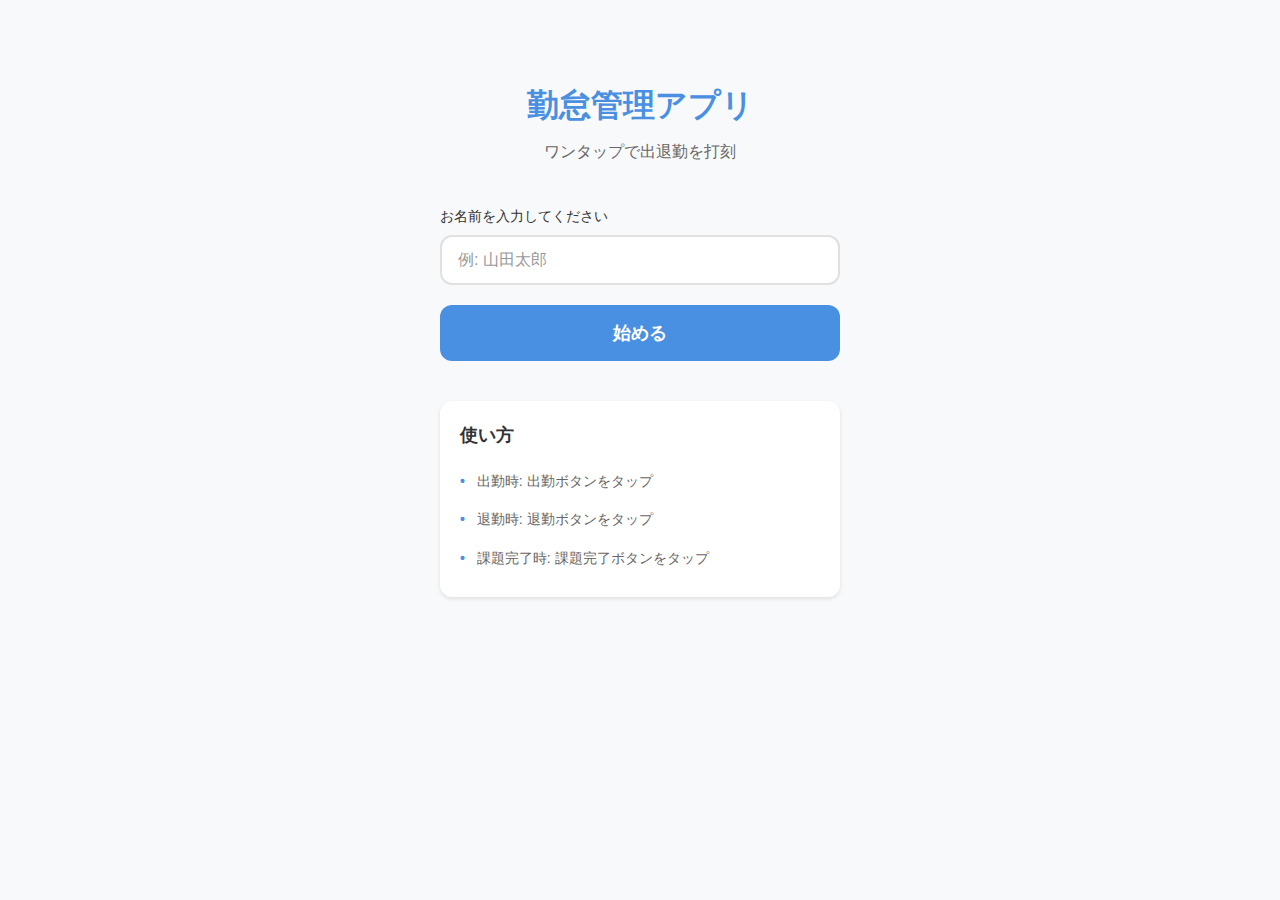
<file: index.html>
<!DOCTYPE html>
<html lang="ja">

<head>
    <meta charset="UTF-8">
    <meta name="viewport" content="width=device-width, initial-scale=1.0">
    <meta name="description" content="スマートフォンからワンタップで出退勤を打刻できる勤怠管理アプリ">
    <meta name="theme-color" content="#4A90E2">

    <!-- PWA設定 -->
    <link rel="manifest" href="manifest.json">
    <link rel="apple-touch-icon" href="icons/icon-192x192.png">

    <!-- スタイルシート -->
    <link rel="stylesheet" href="css/style.css?v=2">

    <title>勤怠管理アプリ</title>
</head>

<body>
    <!-- 初期設定画面 -->
    <div id="setup-screen" class="screen hidden">
        <div class="container">
            <div class="setup-content">
                <h1 class="app-title">勤怠管理アプリ</h1>
                <p class="setup-description">ワンタップで出退勤を打刻</p>

                <form id="setup-form" class="setup-form">
                    <div class="form-group">
                        <label for="user-name-input">お名前を入力してください</label>
                        <input type="text" id="user-name-input" class="input-text" placeholder="例: 山田太郎" required
                            minlength="1" maxlength="50">
                    </div>

                    <button type="submit" class="btn btn-primary btn-large">
                        始める
                    </button>
                </form>

                <div class="usage-info">
                    <h3>使い方</h3>
                    <ul>
                        <li>出勤時: 出勤ボタンをタップ</li>
                        <li>退勤時: 退勤ボタンをタップ</li>
                        <li>課題完了時: 課題完了ボタンをタップ</li>
                    </ul>
                </div>
            </div>
        </div>
    </div>

    <!-- メイン画面 -->
    <div id="main-screen" class="screen hidden">
        <!-- ヘッダー -->
        <header class="header">
            <h1 class="header-title">勤怠管理</h1>
            <div class="header-user">
                <span id="header-user-name"></span>
                <button id="settings-btn" class="btn-icon" aria-label="設定">⚙️</button>
            </div>
        </header>

        <div class="container">
            <!-- 現在時刻表示 -->
            <section class="current-time-section">
                <div class="current-time-card">
                    <div class="current-time-label">現在時刻</div>
                    <div class="current-time" id="current-time">--:--:--</div>
                    <div class="current-date" id="current-date">----年--月--日</div>
                </div>
            </section>

            <!-- ステータス表示エリア -->
            <section class="status-section">
                <div class="status-card">
                    <div class="status-badge" id="status-badge">未出勤</div>
                    <div class="status-time" id="status-time">--:--</div>
                    <div class="status-duration" id="status-duration">勤務時間: --</div>
                </div>
            </section>

            <!-- 打刻ボタンエリア -->
            <section class="action-section">
                <button id="clock-in-btn" class="btn btn-clock btn-clock-in">
                    <span class="btn-icon-large">🏢</span>
                    <span class="btn-text">出勤</span>
                </button>

                <button id="clock-out-btn" class="btn btn-clock btn-clock-out" disabled>
                    <span class="btn-icon-large">🏠</span>
                    <span class="btn-text">退勤</span>
                </button>

                <button id="task-complete-btn" class="btn btn-task">
                    <span class="btn-icon-large">✅</span>
                    <span class="btn-text">課題完了報告</span>
                </button>
            </section>

            <!-- 本日の打刻履歴 -->
            <section class="history-section">
                <h2 class="section-title">本日の記録</h2>
                <div class="history-card">
                    <div class="history-item">
                        <span class="history-label">出勤時刻</span>
                        <span class="history-value" id="today-clock-in">--:--</span>
                    </div>
                    <div class="history-item">
                        <span class="history-label">退勤時刻</span>
                        <span class="history-value" id="today-clock-out">--:--</span>
                    </div>
                    <div class="history-item">
                        <span class="history-label">勤務時間</span>
                        <span class="history-value" id="today-duration">--</span>
                    </div>
                </div>
            </section>

            <!-- ネットワーク状態 -->
            <div id="network-status" class="network-status hidden">
                <span class="network-icon">📡</span>
                <span id="network-message">オフライン</span>
            </div>
        </div>
    </div>

    <!-- 設定画面 -->
    <div id="settings-screen" class="screen hidden">
        <div class="container">
            <header class="screen-header">
                <button id="back-btn" class="btn-icon" aria-label="戻る">←</button>
                <h2>設定</h2>
            </header>

            <section class="settings-section">
                <form id="update-name-form" class="form-group">
                    <label for="update-user-name">ユーザー名変更</label>
                    <input type="text" id="update-user-name" class="input-text" placeholder="新しい名前" required
                        minlength="1" maxlength="50">
                    <button type="submit" class="btn btn-primary">変更</button>
                </form>

                <div class="settings-item">
                    <button id="reset-data-btn" class="btn btn-danger">
                        全データをリセット
                    </button>
                    <p class="settings-note">※全ての打刻履歴が削除されます</p>
                </div>

                <div class="settings-item">
                    <h3>バージョン情報</h3>
                    <p>バージョン: 1.0.0</p>
                </div>
            </section>
        </div>
    </div>

    <!-- 通知トースト -->
    <div id="toast" class="toast hidden">
        <span id="toast-message"></span>
    </div>

    <!-- ローディングオーバーレイ -->
    <div id="loading-overlay" class="loading-overlay hidden">
        <div class="spinner"></div>
    </div>

    <!-- JavaScript -->
    <script src="js/app.js" type="module"></script>
</body>

</html>
</file>
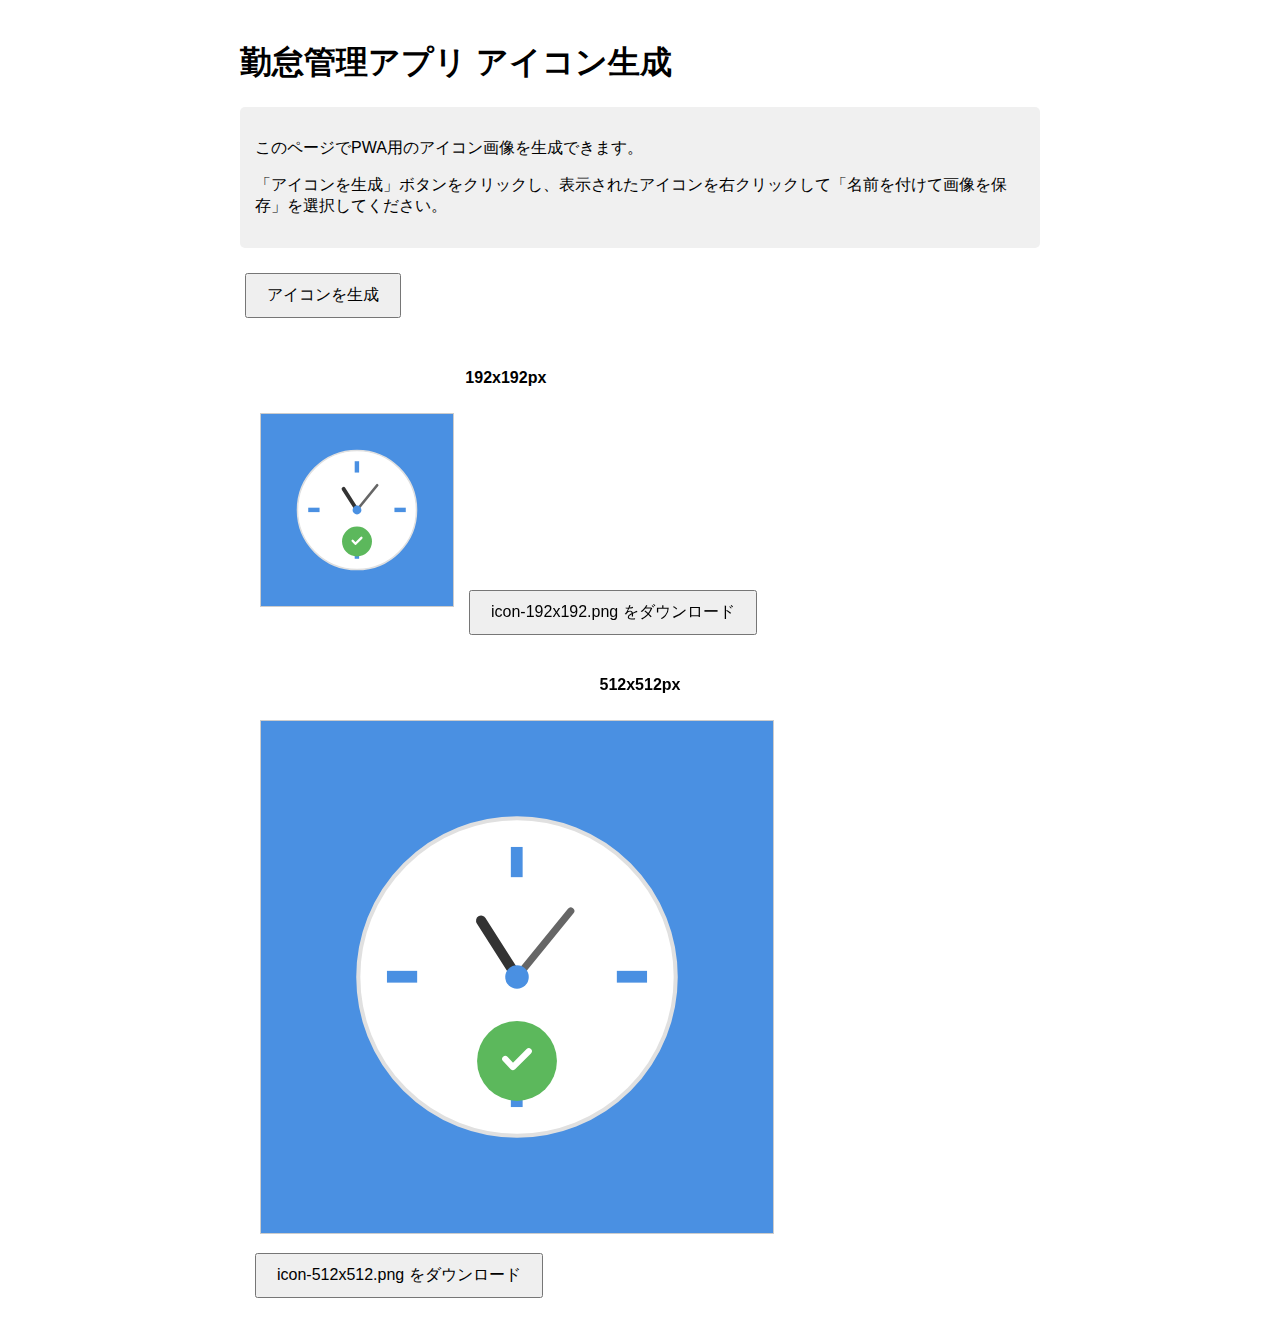
<file: generate-icons.html>
<!DOCTYPE html>
<html lang="ja">
<head>
    <meta charset="UTF-8">
    <meta name="viewport" content="width=device-width, initial-scale=1.0">
    <title>アイコン生成ツール</title>
    <style>
        body {
            font-family: sans-serif;
            padding: 20px;
            max-width: 800px;
            margin: 0 auto;
        }
        canvas {
            border: 1px solid #ccc;
            margin: 10px;
        }
        .buttons {
            margin: 20px 0;
        }
        button {
            padding: 10px 20px;
            margin: 5px;
            font-size: 16px;
            cursor: pointer;
        }
        .info {
            background: #f0f0f0;
            padding: 15px;
            border-radius: 5px;
            margin: 20px 0;
        }
    </style>
</head>
<body>
    <h1>勤怠管理アプリ アイコン生成</h1>

    <div class="info">
        <p>このページでPWA用のアイコン画像を生成できます。</p>
        <p>「アイコンを生成」ボタンをクリックし、表示されたアイコンを右クリックして「名前を付けて画像を保存」を選択してください。</p>
    </div>

    <div class="buttons">
        <button onclick="generateIcons()">アイコンを生成</button>
    </div>

    <div id="canvases"></div>

    <script>
        function generateIcons() {
            const sizes = [192, 512];
            const container = document.getElementById('canvases');
            container.innerHTML = '';

            sizes.forEach(size => {
                const canvas = document.createElement('canvas');
                canvas.width = size;
                canvas.height = size;
                const ctx = canvas.getContext('2d');

                // 背景色
                ctx.fillStyle = '#4A90E2';
                ctx.fillRect(0, 0, size, size);

                // 時計の外枠
                ctx.beginPath();
                ctx.arc(size / 2, size / 2, size * 0.31, 0, 2 * Math.PI);
                ctx.fillStyle = '#FFFFFF';
                ctx.fill();
                ctx.strokeStyle = '#E0E0E0';
                ctx.lineWidth = size * 0.008;
                ctx.stroke();

                // 12時の位置マーク
                ctx.fillStyle = '#4A90E2';
                ctx.fillRect(size * 0.488, size * 0.246, size * 0.023, size * 0.059);

                // 3時の位置マーク
                ctx.fillRect(size * 0.695, size * 0.488, size * 0.059, size * 0.023);

                // 6時の位置マーク
                ctx.fillRect(size * 0.488, size * 0.695, size * 0.023, size * 0.059);

                // 9時の位置マーク
                ctx.fillRect(size * 0.246, size * 0.488, size * 0.059, size * 0.023);

                // 時針
                ctx.beginPath();
                ctx.moveTo(size / 2, size / 2);
                ctx.lineTo(size * 0.43, size * 0.39);
                ctx.strokeStyle = '#333333';
                ctx.lineWidth = size * 0.02;
                ctx.lineCap = 'round';
                ctx.stroke();

                // 分針
                ctx.beginPath();
                ctx.moveTo(size / 2, size / 2);
                ctx.lineTo(size * 0.605, size * 0.371);
                ctx.strokeStyle = '#666666';
                ctx.lineWidth = size * 0.014;
                ctx.lineCap = 'round';
                ctx.stroke();

                // 中心の円
                ctx.beginPath();
                ctx.arc(size / 2, size / 2, size * 0.023, 0, 2 * Math.PI);
                ctx.fillStyle = '#4A90E2';
                ctx.fill();

                // チェックマーク（出勤打刻のシンボル）
                ctx.beginPath();
                ctx.arc(size / 2, size * 0.664, size * 0.078, 0, 2 * Math.PI);
                ctx.fillStyle = '#5CB85C';
                ctx.fill();

                // チェックマーク
                ctx.beginPath();
                ctx.moveTo(size * 0.477, size * 0.660);
                ctx.lineTo(size * 0.492, size * 0.676);
                ctx.lineTo(size * 0.523, size * 0.645);
                ctx.strokeStyle = '#FFFFFF';
                ctx.lineWidth = size * 0.012;
                ctx.lineCap = 'round';
                ctx.lineJoin = 'round';
                ctx.stroke();

                // キャンバスの下にサイズとダウンロードボタンを表示
                const wrapper = document.createElement('div');
                wrapper.style.display = 'inline-block';
                wrapper.style.margin = '10px';

                const label = document.createElement('p');
                label.textContent = `${size}x${size}px`;
                label.style.textAlign = 'center';
                label.style.fontWeight = 'bold';

                const downloadBtn = document.createElement('button');
                downloadBtn.textContent = `icon-${size}x${size}.png をダウンロード`;
                downloadBtn.onclick = () => {
                    const link = document.createElement('a');
                    link.download = `icon-${size}x${size}.png`;
                    link.href = canvas.toDataURL();
                    link.click();
                };

                wrapper.appendChild(label);
                wrapper.appendChild(canvas);
                wrapper.appendChild(downloadBtn);
                container.appendChild(wrapper);
            });
        }

        // ページ読み込み時に自動生成
        window.addEventListener('load', generateIcons);
    </script>
</body>
</html>
</file>
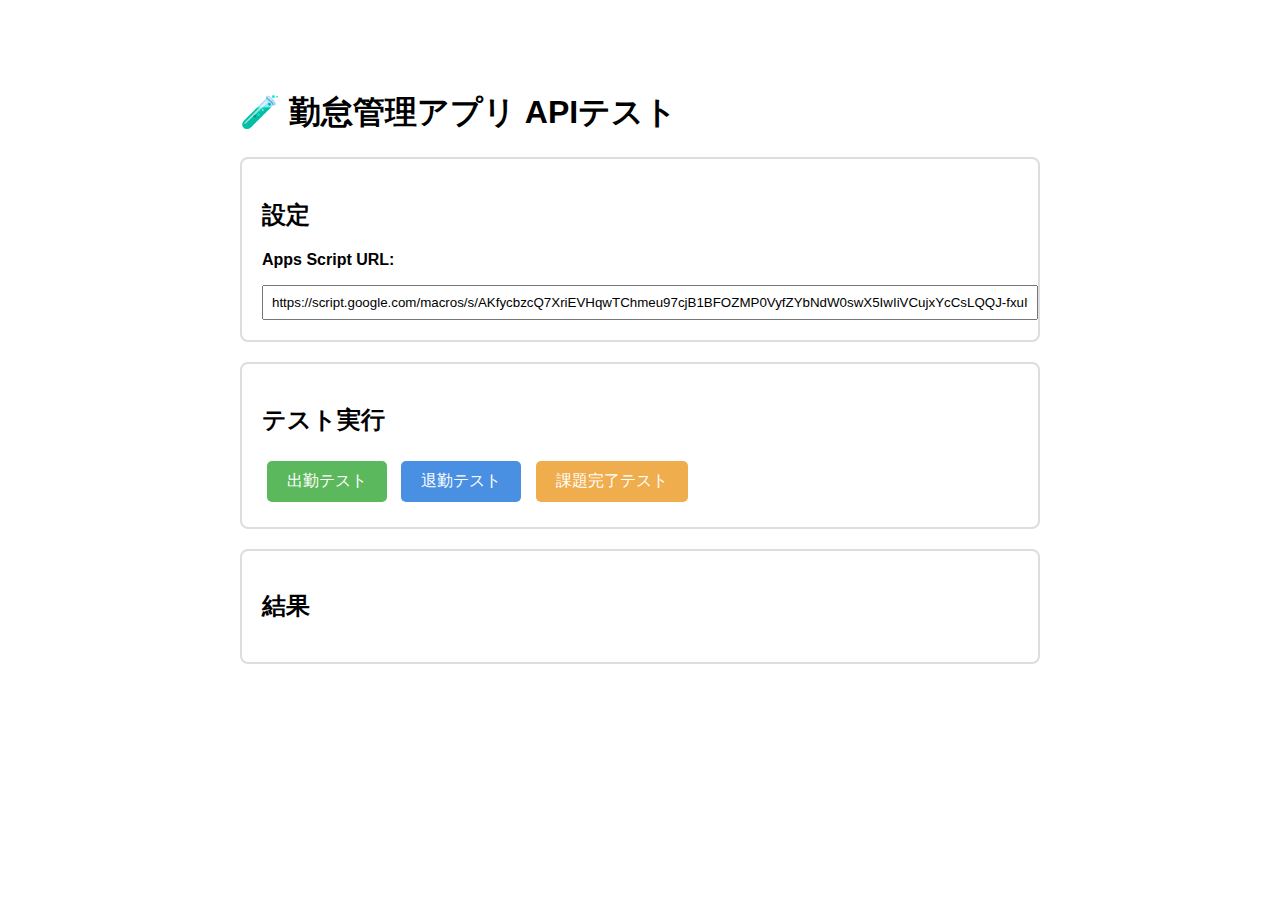
<file: tests/test-api.html>
<!DOCTYPE html>
<html lang="ja">

<head>
    <meta charset="UTF-8">
    <meta name="viewport" content="width=device-width, initial-scale=1.0">
    <title>API テストツール</title>
    <style>
        body {
            font-family: sans-serif;
            max-width: 800px;
            margin: 50px auto;
            padding: 20px;
        }

        .test-section {
            margin: 20px 0;
            padding: 20px;
            border: 2px solid #ddd;
            border-radius: 8px;
        }

        button {
            padding: 10px 20px;
            margin: 5px;
            font-size: 16px;
            cursor: pointer;
            border-radius: 5px;
            border: none;
            color: white;
        }

        .btn-green {
            background: #5CB85C;
        }

        .btn-blue {
            background: #4A90E2;
        }

        .btn-orange {
            background: #F0AD4E;
        }

        pre {
            background: #f5f5f5;
            padding: 15px;
            border-radius: 5px;
            overflow-x: auto;
        }

        .success {
            color: green;
        }

        .error {
            color: red;
        }
    </style>
</head>

<body>
    <h1>🧪 勤怠管理アプリ APIテスト</h1>

    <div class="test-section">
        <h2>設定</h2>
        <p><strong>Apps Script URL:</strong></p>
        <input type="text" id="apiUrl" style="width: 100%; padding: 8px;"
            value="https://script.google.com/macros/s/AKfycbzcQ7XriEVHqwTChmeu97cjB1BFOZMP0VyfZYbNdW0swX5IwIiVCujxYcCsLQQJ-fxuIw/exec">
    </div>

    <div class="test-section">
        <h2>テスト実行</h2>
        <button class="btn-green" onclick="testClockIn()">出勤テスト</button>
        <button class="btn-blue" onclick="testClockOut()">退勤テスト</button>
        <button class="btn-orange" onclick="testTaskComplete()">課題完了テスト</button>
    </div>

    <div class="test-section">
        <h2>結果</h2>
        <div id="result"></div>
    </div>

    <script>
        function getApiUrl() {
            return document.getElementById('apiUrl').value;
        }

        function showResult(title, success, data) {
            const resultDiv = document.getElementById('result');
            const timestamp = new Date().toLocaleString('ja-JP');
            const statusClass = success ? 'success' : 'error';
            const statusText = success ? '✅ 成功' : '❌ エラー';

            resultDiv.innerHTML = `
                <h3 class="${statusClass}">${title} - ${statusText}</h3>
                <p><small>${timestamp}</small></p>
                <pre>${JSON.stringify(data, null, 2)}</pre>
            ` + resultDiv.innerHTML;
        }

        async function testClockIn() {
            const payload = {
                action: 'clockIn',
                userId: 'user01',
                userName: 'テストユーザー',
                date: new Date().toISOString().split('T')[0],
                clockInTime: new Date().toLocaleTimeString('ja-JP', { hour: '2-digit', minute: '2-digit' })
            };

            console.log('📤 送信データ:', payload);

            try {
                const response = await fetch(getApiUrl(), {
                    method: 'POST',
                    // Google Apps ScriptはOPTIONSメソッド(プリフライト)に対応していないため、
                    // application/jsonではなくtext/plainとして送信することでプリフライトを回避します。
                    // GAS側では e.postData.contents でJSON文字列として受け取れます。
                    headers: { 'Content-Type': 'text/plain' },
                    body: JSON.stringify(payload)
                });

                const result = await response.json();
                console.log('📥 レスポンス:', result);
                showResult('出勤テスト', result.success, { request: payload, response: result });
            } catch (error) {
                console.error('❌ エラー:', error);
                showResult('出勤テスト', false, { request: payload, error: error.message });
            }
        }

        async function testClockOut() {
            const now = new Date();
            const clockInTime = new Date(now.getTime() - 8 * 60 * 60 * 1000); // 8時間前

            const payload = {
                action: 'clockOut',
                userId: 'user01',
                userName: 'テストユーザー',
                date: now.toISOString().split('T')[0],
                clockInTime: clockInTime.toLocaleTimeString('ja-JP', { hour: '2-digit', minute: '2-digit' }),
                clockOutTime: now.toLocaleTimeString('ja-JP', { hour: '2-digit', minute: '2-digit' }),
                workDuration: '8時間0分'
            };

            console.log('📤 送信データ:', payload);

            try {
                const response = await fetch(getApiUrl(), {
                    method: 'POST',
                    headers: { 'Content-Type': 'text/plain' },
                    body: JSON.stringify(payload)
                });

                const result = await response.json();
                console.log('📥 レスポンス:', result);
                showResult('退勤テスト', result.success, { request: payload, response: result });
            } catch (error) {
                console.error('❌ エラー:', error);
                showResult('退勤テスト', false, { request: payload, error: error.message });
            }
        }

        async function testTaskComplete() {
            const payload = {
                action: 'taskComplete',
                userId: 'user01',
                userName: 'テストユーザー',
                completedAt: new Date().toLocaleString('ja-JP'),
                appUrl: window.location.href
            };

            console.log('📤 送信データ:', payload);

            try {
                const response = await fetch(getApiUrl(), {
                    method: 'POST',
                    headers: { 'Content-Type': 'text/plain' },
                    body: JSON.stringify(payload)
                });

                const result = await response.json();
                console.log('📥 レスポンス:', result);
                showResult('課題完了テスト', result.success, { request: payload, response: result });
            } catch (error) {
                console.error('❌ エラー:', error);
                showResult('課題完了テスト', false, { request: payload, error: error.message });
            }
        }
    </script>
</body>

</html>
</file>
<file: css/style.css>
/* ==========================================
   CSS Variables
   ========================================== */
:root {
    --primary-color: #4A90E2;
    --primary-dark: #357ABD;
    --success-color: #5CB85C;
    --success-dark: #4CAE4C;
    --danger-color: #D9534F;
    --danger-dark: #C9302C;
    --warning-color: #F0AD4E;
    --text-primary: #333333;
    --text-secondary: #666666;
    --text-light: #999999;
    --bg-light: #F8F9FA;
    --bg-white: #FFFFFF;
    --border-color: #E0E0E0;
    --shadow-sm: 0 2px 4px rgba(0, 0, 0, 0.1);
    --shadow-md: 0 4px 6px rgba(0, 0, 0, 0.1);
    --shadow-lg: 0 8px 16px rgba(0, 0, 0, 0.15);
    --border-radius: 12px;
    --transition: all 0.3s ease;
}

/* ==========================================
   Reset & Base Styles
   ========================================== */
* {
    margin: 0;
    padding: 0;
    box-sizing: border-box;
}

body {
    font-family: -apple-system, BlinkMacSystemFont, 'Segoe UI', 'Roboto', 'Helvetica Neue', Arial, sans-serif;
    font-size: 16px;
    line-height: 1.6;
    color: var(--text-primary);
    background-color: var(--bg-light);
    -webkit-font-smoothing: antialiased;
    -moz-osx-font-smoothing: grayscale;
}

/* ==========================================
   Screen Management
   ========================================== */
.screen {
    min-height: 100vh;
    display: flex;
    flex-direction: column;
}

.screen.hidden {
    display: none;
}

.container {
    flex: 1;
    padding: 20px;
    max-width: 600px;
    margin: 0 auto;
    width: 100%;
}

/* ==========================================
   Header
   ========================================== */
.header {
    background-color: var(--primary-color);
    color: var(--bg-white);
    padding: 16px 20px;
    display: flex;
    justify-content: space-between;
    align-items: center;
    box-shadow: var(--shadow-md);
}

.header-title {
    font-size: 20px;
    font-weight: 600;
}

.header-user {
    display: flex;
    align-items: center;
    gap: 12px;
    font-size: 14px;
}

.screen-header {
    display: flex;
    align-items: center;
    gap: 16px;
    margin-bottom: 24px;
    padding-bottom: 16px;
    border-bottom: 1px solid var(--border-color);
}

.screen-header h2 {
    font-size: 24px;
    font-weight: 600;
}

/* ==========================================
   Initial Setup Screen
   ========================================== */
.setup-content {
    max-width: 400px;
    margin: 0 auto;
    padding-top: 60px;
}

.app-title {
    font-size: 32px;
    font-weight: 700;
    color: var(--primary-color);
    text-align: center;
    margin-bottom: 8px;
}

.setup-description {
    font-size: 16px;
    color: var(--text-secondary);
    text-align: center;
    margin-bottom: 40px;
}

.setup-form {
    margin-bottom: 40px;
}

.usage-info {
    background-color: var(--bg-white);
    border-radius: var(--border-radius);
    padding: 20px;
    box-shadow: var(--shadow-sm);
}

.usage-info h3 {
    font-size: 18px;
    font-weight: 600;
    margin-bottom: 12px;
    color: var(--text-primary);
}

.usage-info ul {
    list-style: none;
    padding-left: 0;
}

.usage-info li {
    padding: 8px 0;
    color: var(--text-secondary);
    font-size: 14px;
}

.usage-info li:before {
    content: "• ";
    color: var(--primary-color);
    font-weight: bold;
    margin-right: 8px;
}

/* ==========================================
   Form Elements
   ========================================== */
.form-group {
    margin-bottom: 20px;
}

.form-group label {
    display: block;
    font-size: 14px;
    font-weight: 500;
    color: var(--text-primary);
    margin-bottom: 8px;
}

.input-text {
    width: 100%;
    padding: 14px 16px;
    font-size: 16px;
    border: 2px solid var(--border-color);
    border-radius: var(--border-radius);
    background-color: var(--bg-white);
    transition: var(--transition);
    outline: none;
}

.input-text:focus {
    border-color: var(--primary-color);
    box-shadow: 0 0 0 3px rgba(74, 144, 226, 0.1);
}

.input-text::placeholder {
    color: var(--text-light);
}

/* ==========================================
   Buttons
   ========================================== */
.btn {
    display: inline-flex;
    align-items: center;
    justify-content: center;
    padding: 14px 24px;
    font-size: 16px;
    font-weight: 600;
    border: none;
    border-radius: var(--border-radius);
    cursor: pointer;
    transition: var(--transition);
    text-decoration: none;
    outline: none;
    min-height: 48px;
    min-width: 48px;
}

.btn:active {
    transform: scale(0.98);
}

.btn:disabled {
    opacity: 0.5;
    cursor: not-allowed;
}

.btn-primary {
    background-color: var(--primary-color);
    color: var(--bg-white);
}

.btn-primary:hover:not(:disabled) {
    background-color: var(--primary-dark);
}

.btn-danger {
    background-color: var(--danger-color);
    color: var(--bg-white);
}

.btn-danger:hover:not(:disabled) {
    background-color: var(--danger-dark);
}

.btn-large {
    width: 100%;
    padding: 16px 24px;
    font-size: 18px;
}

.btn-icon {
    background: transparent;
    border: none;
    font-size: 24px;
    cursor: pointer;
    padding: 8px;
    min-width: 44px;
    min-height: 44px;
    display: flex;
    align-items: center;
    justify-content: center;
}

/* ==========================================
   Current Time Section
   ========================================== */
.current-time-section {
    margin-bottom: 24px;
}

.current-time-card {
    background: linear-gradient(135deg, #667eea 0%, #764ba2 100%);
    border-radius: var(--border-radius);
    padding: 20px;
    text-align: center;
    box-shadow: var(--shadow-lg);
    color: var(--bg-white);
}

.current-time-label {
    font-size: 14px;
    opacity: 0.9;
    margin-bottom: 8px;
    font-weight: 500;
}

.current-time {
    font-size: 48px;
    font-weight: 700;
    margin-bottom: 4px;
    font-family: 'Courier New', monospace;
    letter-spacing: 2px;
}

.current-date {
    font-size: 16px;
    opacity: 0.95;
    font-weight: 500;
}

.time-seconds {
    font-size: 0.5em;
    opacity: 0.8;
    font-weight: 500;
    margin-left: 4px;
    vertical-align: baseline;
}

/* ==========================================
   Status Section
   ========================================== */
.status-section {
    margin-bottom: 32px;
}

.status-card {
    background-color: var(--bg-white);
    border-radius: var(--border-radius);
    padding: 24px;
    text-align: center;
    box-shadow: var(--shadow-md);
}

.status-badge {
    display: inline-block;
    padding: 6px 16px;
    border-radius: 20px;
    font-size: 14px;
    font-weight: 600;
    margin-bottom: 16px;
    background-color: var(--bg-light);
    color: var(--text-secondary);
}

.status-badge.working {
    background-color: rgba(92, 184, 92, 0.1);
    color: var(--success-color);
}

.status-badge.completed {
    background-color: rgba(74, 144, 226, 0.1);
    color: var(--primary-color);
}

.status-time {
    font-size: 36px;
    font-weight: 700;
    color: var(--text-primary);
    margin-bottom: 8px;
}

.status-duration {
    font-size: 16px;
    color: var(--text-secondary);
}

/* ==========================================
   Action Section (Clock Buttons)
   ========================================== */
.action-section {
    display: flex;
    flex-direction: column;
    gap: 16px;
    margin-bottom: 32px;
}

.btn-clock {
    width: 100%;
    padding: 24px;
    font-size: 20px;
    display: flex;
    flex-direction: column;
    gap: 8px;
    min-height: 120px;
    box-shadow: var(--shadow-md);
}

.btn-clock-in {
    background-color: var(--success-color);
    color: var(--bg-white);
}

.btn-clock-in:hover:not(:disabled) {
    background-color: var(--success-dark);
    box-shadow: var(--shadow-lg);
}

.btn-clock-out {
    background-color: var(--primary-color);
    color: var(--bg-white);
}

.btn-clock-out:hover:not(:disabled) {
    background-color: var(--primary-dark);
    box-shadow: var(--shadow-lg);
}

.btn-task {
    background-color: var(--warning-color);
    color: var(--bg-white);
    padding: 16px;
    font-size: 16px;
    display: flex;
    flex-direction: row;
    gap: 8px;
}

.btn-task:hover:not(:disabled) {
    background-color: #EC971F;
    box-shadow: var(--shadow-lg);
}

.btn-icon-large {
    font-size: 40px;
}

.btn-text {
    font-weight: 700;
}

/* ==========================================
   History Section
   ========================================== */
.history-section {
    margin-bottom: 32px;
}

.section-title {
    font-size: 18px;
    font-weight: 600;
    margin-bottom: 16px;
    color: var(--text-primary);
}

.history-card {
    background-color: var(--bg-white);
    border-radius: var(--border-radius);
    padding: 20px;
    box-shadow: var(--shadow-sm);
}

.history-item {
    display: flex;
    justify-content: space-between;
    align-items: center;
    padding: 12px 0;
    border-bottom: 1px solid var(--bg-light);
}

.history-item:last-child {
    border-bottom: none;
}

.history-label {
    font-size: 14px;
    color: var(--text-secondary);
}

.history-value {
    font-size: 16px;
    font-weight: 600;
    color: var(--text-primary);
}

/* ==========================================
   Settings Section
   ========================================== */
.settings-section {
    display: flex;
    flex-direction: column;
    gap: 24px;
}

.settings-item {
    background-color: var(--bg-white);
    border-radius: var(--border-radius);
    padding: 20px;
    box-shadow: var(--shadow-sm);
}

.settings-item h3 {
    font-size: 16px;
    font-weight: 600;
    margin-bottom: 8px;
}

.settings-note {
    font-size: 12px;
    color: var(--text-light);
    margin-top: 8px;
}

/* ==========================================
   Network Status
   ========================================== */
.network-status {
    position: fixed;
    bottom: 20px;
    left: 50%;
    transform: translateX(-50%);
    background-color: var(--danger-color);
    color: var(--bg-white);
    padding: 12px 20px;
    border-radius: 24px;
    display: flex;
    align-items: center;
    gap: 8px;
    font-size: 14px;
    font-weight: 600;
    box-shadow: var(--shadow-lg);
    z-index: 1000;
}

.network-status.hidden {
    display: none;
}

.network-icon {
    font-size: 18px;
}

/* ==========================================
   Toast Notification
   ========================================== */
.toast {
    position: fixed;
    top: 20px;
    left: 50%;
    transform: translateX(-50%);
    background-color: var(--text-primary);
    color: var(--bg-white);
    padding: 16px 24px;
    border-radius: var(--border-radius);
    font-size: 14px;
    font-weight: 500;
    box-shadow: var(--shadow-lg);
    z-index: 1001;
    max-width: 90%;
    text-align: center;
    animation: slideDown 0.3s ease;
}

.toast.hidden {
    display: none;
}

@keyframes slideDown {
    from {
        opacity: 0;
        transform: translate(-50%, -20px);
    }

    to {
        opacity: 1;
        transform: translate(-50%, 0);
    }
}

/* ==========================================
   Loading Overlay
   ========================================== */
.loading-overlay {
    position: fixed;
    top: 0;
    left: 0;
    width: 100%;
    height: 100%;
    background-color: rgba(0, 0, 0, 0.5);
    display: flex;
    align-items: center;
    justify-content: center;
    z-index: 9999;
}

.loading-overlay.hidden {
    display: none;
}

.spinner {
    width: 50px;
    height: 50px;
    border: 4px solid rgba(255, 255, 255, 0.3);
    border-top-color: var(--bg-white);
    border-radius: 50%;
    animation: spin 0.8s linear infinite;
}

@keyframes spin {
    to {
        transform: rotate(360deg);
    }
}

/* ==========================================
   Responsive Design
   ========================================== */
@media (max-width: 480px) {
    .container {
        padding: 16px;
    }

    .app-title {
        font-size: 28px;
    }

    .btn-clock {
        min-height: 100px;
        font-size: 18px;
    }

    .btn-icon-large {
        font-size: 32px;
    }

    .status-time {
        font-size: 32px;
    }
}

/* ==========================================
   PWA Standalone Mode
   ========================================== */
@media (display-mode: standalone) {
    body {
        padding-top: env(safe-area-inset-top);
        padding-bottom: env(safe-area-inset-bottom);
    }
}
</file>
